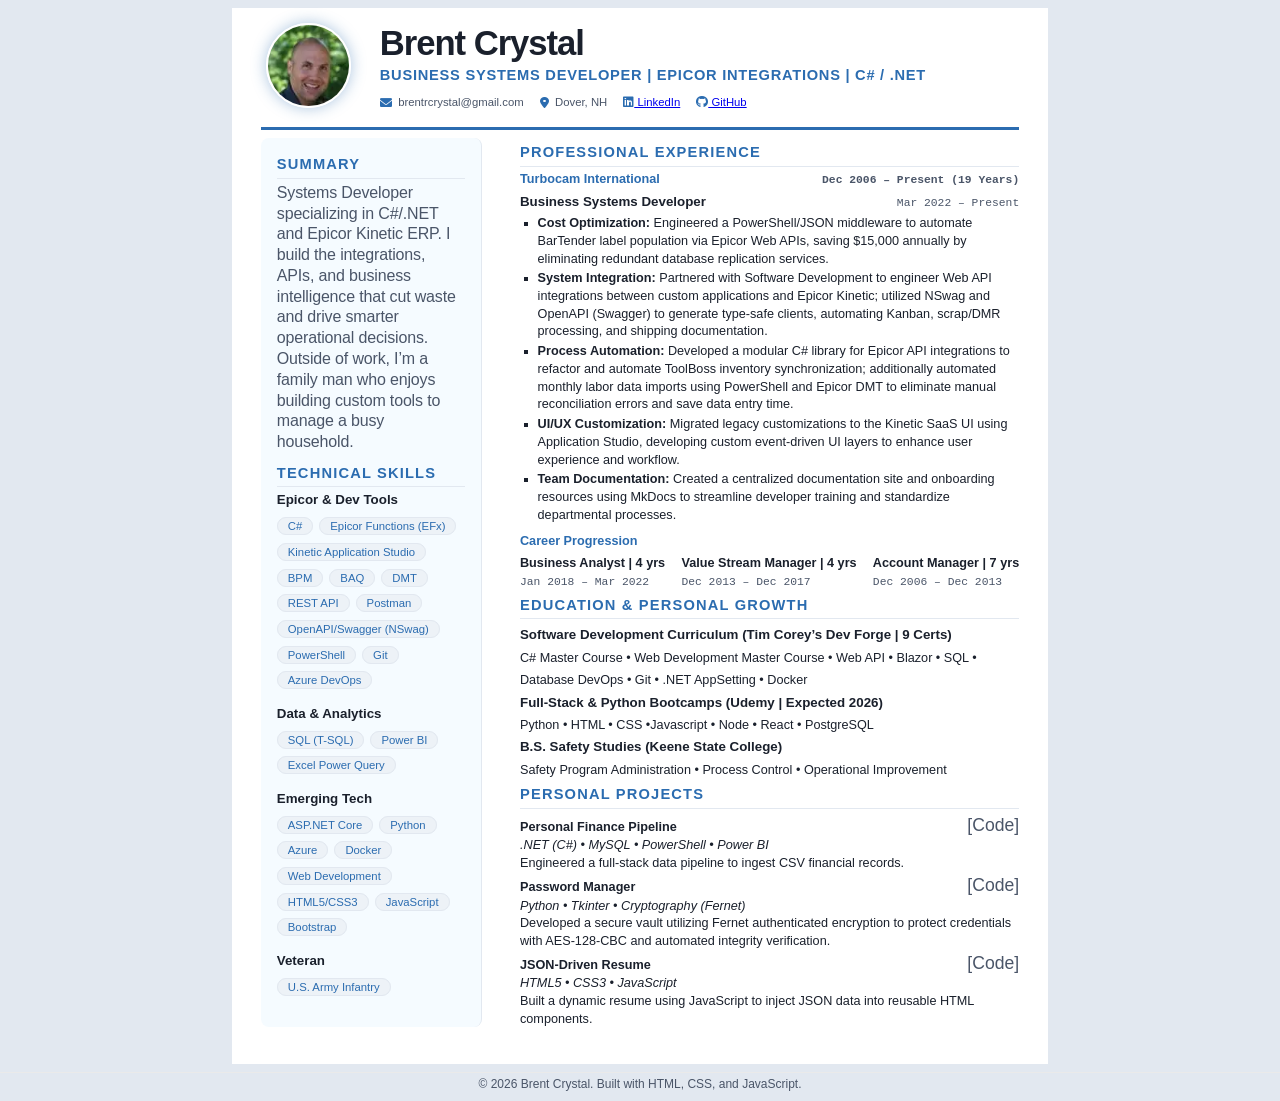
<file: index.html>
<!doctype html>
<html lang="en">
  <head>
    <meta charset="UTF-8" />
    <meta http-equiv="X-UA-Compatible" content="ie=edge" />
    <meta name="viewport" content="width=device-width, initial-scale=1.0" />
    <meta name="referrer" content="strict-origin-when-cross-origin" />
    <title>Brent Crystal - Resume</title>
    <meta name="robots" content="index, follow" />
    <meta
      name="description"
      content="Brent Crystal's resume showcasing his experience as a Business Systems Developer and Epicor Integration Specialist."
    />
    <meta property="og:url" content="https://www.brentscripts.dev" />
    <link rel="canonical" href="https://www.brentscripts.dev" />
    <meta
      property="og:title"
      content="Brent Crystal - Business Systems Developer Resume"
    />
    <meta
      property="og:description"
      content="Brent Crystal's resume showcasing his experience as a Business Systems Developer and Epicor Integration Specialist."
    />
    <meta
      property="og:image"
      content="https://www.brentscripts.dev/images/brent-headshot.webp"
    />
    <meta property="og:image:alt" content="Brent Crystal head shot photo" />
    <meta property="og:image:type" content="image/webp" />
    <meta property="og:locale" content="en_US" />
    <meta property="og:type" content="website" />
    <meta
      property="og:site_name"
      content="Brent Crystal - Business Systems Developer"
    />
    <meta name="twitter:card" content="summary_large_image" />
    <meta name="twitter:creator" content="@BrentCrystal" />
    <meta
      http-equiv="Content-Security-Policy"
      content="
        default-src 'self';
        script-src 'self' https://cdnjs.cloudflare.com;
        style-src 'self' https://fonts.googleapis.com https://cdnjs.cloudflare.com;
        font-src 'self' https://fonts.gstatic.com https://cdnjs.cloudflare.com;
        img-src 'self' data:;
        form-action 'self';
        frame-ancestors 'none';
      "
    />
    <link rel="icon" href="images/favicon.ico" />
    <link
      rel="stylesheet"
      href="https://cdnjs.cloudflare.com/ajax/libs/font-awesome/6.0.0/css/all.min.css"
    />
    <link rel="preconnect" href="https://fonts.googleapis.com" />
    <link rel="preconnect" href="https://fonts.gstatic.com" crossorigin />
    <link
      href="https://fonts.googleapis.com/css2?family=Inter:wght@400;500;600;700&display=swap"
      rel="stylesheet"
    />
    <link rel="stylesheet" href="css/style.css" />
    <script src="js/schema.js" defer></script>
  </head>

  <body class="resume-print">
    <article>
      <div class="resume-container">
        <!-- Header Section -->
        <header class="personal-header">
          <div class="header-content">
            <figure>
              <img
                class="profile-pic"
                src="images/brent-headshot.webp"
                alt="Brent Crystal"
              />
            </figure>
            <div class="header-text">
              <h1>Brent Crystal</h1>
              <p class="tagline">
                Business Systems Developer | Epicor Integration Specialist
              </p>
              <div class="contact-flex">
                <span
                  ><i class="fa-solid fa-envelope"></i>
                  brentrcrystal@gmail.com</span
                >
                <span><i class="fa-solid fa-location-dot"></i> Dover, NH</span>
                <span>
                  <a
                    href="https://www.linkedin.com/in/brent-crystal"
                    target="_blank"
                    aria-label="View LinkedIn profile"
                    ><i class="fa-brands fa-linkedin" aria-hidden="true"></i>
                    LinkedIn</a
                  >
                </span>
                <span>
                  <a
                    href="https://www.github.com/brentscripts"
                    target="_blank"
                    aria-label="View GitHub profile"
                    ><i class="fa-brands fa-github" aria-hidden="true"></i>
                    GitHub</a
                  >
                </span>
              </div>
            </div>
          </div>
        </header>

        <div class="two-column-layout">
          <!-- Left Column: Summary & Technical Skills -->
          <aside class="sidebar">
            <!-- Summary Section -->
            <section class="resume-section">
              <h2>Summary</h2>
              <p class="summary-text">
                Systems Developer with a core focus in C#/.NET and Epicor ERP
                environments. Experienced in building custom integrations, REST
                APIs, and SQL scripts to automate business processes. Passionate
                about writing clean, functional code and leveraging data to
                improve operational efficiency.
              </p>
            </section>

            <!-- Technical Skills Section -->
            <section class="resume-section" aria-labelledby="skills-title">
              <h2 id="skills-title">Technical Skills</h2>
              <div id="skills-container">
                <!--JS will inject Skills content here-->
                <p class="loading">Loading technical skills...</p>
                <noscript
                  >Please enable JavaScript to view my technical
                  skills.</noscript
                >
              </div>
            </section>
          </aside>

          <!-- Right Column: Professional Experience, Education, Personal Growth & Projects -->
          <main class="main-content">
            <!-- Professional Experience Section -->
            <section class="resume-section">
              <h2>Professional Experience</h2>
              <div class="exp-header">
                <p class="company">Turbocam International</p>
                <span class="date"
                  ><strong
                    ><time datetime="2006-12">Dec 2006</time> – Present (19
                    Years)</strong
                  ></span
                >
              </div>
              <div id="experience" class="experience-container">
                <!--JS will inject Skills content here-->
                <p class="loading">Loading professional experience...</p>
                <noscript
                  >Please enable JavaScript to view my professional
                  experience.</noscript
                >
              </div>

              <div>
                <p class="company">Career Progression</p>
                <div id="career-progression">
                  <!--JS will inject Skills content here-->
                  <p class="loading">Loading career progression...</p>
                  <noscript
                    >Please enable JavaScript to view my career
                    progression.</noscript
                  >
                </div>
              </div>
            </section>

            <!-- Education Section -->
            <section class="resume-section">
              <h2>EDUCATION & PERSONAL GROWTH</h2>
              <div id="education-container">
                <!-- JS will inject items here -->
                <p class="loading">Loading education and personal growth...</p>
                <noscript
                  >Please enable JavaScript to view my education and personal
                  growth.</noscript
                >
              </div>
            </section>

            <!-- Projects Section -->
            <section class="resume-section">
              <h2>Personal Projects</h2>
              <div id="projects-container" class="project-entry">
                <!-- JS will inject items here -->
                <p class="loading">Loading personal projects...</p>
                <noscript
                  >Please enable JavaScript to view my personal
                  projects.</noscript
                >
              </div>
            </section>
          </main>
        </div>
      </div>
      <script src="js/app.js"></script>

      <footer class="site-footer">
        <small
          >&copy; <span id="year"></span> Brent Crystal. Built with HTML, CSS,
          and JavaScript.</small
        >
      </footer>
    </article>
  </body>
</html>
</file>
<file: css/style.css>
:root {
    --text-main: #1a202c;
    --text-light: #4a5568;
    --accent: #2b6cb0;          
    --sidebar-bg: #F5FBFF;     
    --border-color: #e2e8f0;
    --pill-bg: #edf2f7;
    --font-mono: 'IBM Plex Mono', monospace;
    --size-h1: 22pt;
    --size-h2: 11pt;
    --size-h3: 10pt;
    --size-body: 9.5pt;
    --size-small: 8.5pt;
    --small-gap: 0.125rem;
    --medium-gap: 0.250rem;     
    --gap-section: .5rem;
    --gap-item: 0.6rem;
    --line-height: 1.4;
    --radius-box: 8px;
    --radius-pill: 999px;
    --accent-glow: rgba(43, 108, 176, 0.4);
}

* {
    box-sizing: border-box;
    margin: 0;
    padding: 0;
}

body {
    background-color: #e2e8f0; 
    font-family: 'Inter', sans-serif;
    color: var(--text-main);
    line-height: var(--line-height);
    -webkit-print-color-adjust: exact;
    print-color-adjust: exact;
}

.resume-container {
    background: white;
    width: 8.5in;
    min-height: 11in; 
    height: auto;      
    margin: 0 auto;
    margin-top: var(--gap-section);
    padding:  0.1in 0.3in; 
}

.personal-header {
    border-bottom: 3px solid var(--accent);
    padding-bottom: .5rem;
    margin-bottom: var(--gap-section);
}

.header-content {
    display: flex;
    align-items: center;
    gap: 1.5rem;
}

.profile-pic {
    width: 85px;
    height: 85px;
    border-radius: 50%; 
    object-fit: cover;
    border: 2px solid white;
    box-shadow: 0 0 15px var(--accent-glow);
    margin: 5px; 
}

.header-text h1 {
    font-size: 26pt;
    color: var(--text-main);
    letter-spacing: -0.03em;
    line-height: 1;
}

.tagline {
    font-size: 11pt;
    font-weight: 600;
    color: var(--accent);
    margin: 0.3rem 0 0.6rem 0;
    text-transform: uppercase;
    letter-spacing: 0.05em;
}

.contact-flex {
    display: flex;
    flex-wrap: wrap;
    gap: 1rem;
    font-size: var(--size-small);
    color: var(--text-light);
}

.contact-flex span {
    display: flex;
    align-items: center;
    gap: 0.4rem;
}

.contact-flex i {
    color: var(--accent);
    font-size: 9pt;
}

.two-column-layout {
    display: grid;
    grid-template-columns: 2.3in 1fr;
    gap: 0.4in;
}

h2 {
    font-size: var(--size-h2);
    text-transform: uppercase;
    letter-spacing: 0.08em;
    color: var(--accent);
    margin-top: var(--medium-gap);
    margin-bottom: var(--medium-gap);
    border-bottom: 1px solid var(--border-color);
    padding-bottom: 0.2rem;
}

h3 {
    font-size: var(--size-h3);
    margin-bottom: 0.2rem;
}

p, li {
    font-size: var(--size-body);
}

.summary-text {
    font-size: 12pt !important;
    font-weight: 500;         
    line-height: 1.3;         
    color: var(--text-light);
    letter-spacing: -0.01em; 
}
 
.sidebar {
    background-color: var(--sidebar-bg); 
    padding: 1rem;
    border-radius: var(--radius-box); 
    height: fit-content;
    border-right: 1px solid var(--border-color); 
}

.main-content {
    min-width: 0;
    overflow-wrap: break-word;
}
.sidebar p {
    font-size: var(--size-small);
    color: var(--text-light);
    margin-bottom: var(--gap-item);
}

.sidebar h2:first-of-type { margin-top: 0; }

.skill-category {
    margin-bottom: 0.8rem;
}

.education-compact strong {
    display: inline;
    color: var(--text-main);
    margin-top: 0.5rem;
    margin-bottom: 0.2rem;
}

.experience-item {
    margin-bottom: var(--gap-section);
}

.exp-header {
    display: flex;
    justify-content: space-between;
    align-items: baseline;
}

.company {
    font-weight: 700;
    color: var(--accent);
    margin-bottom: 0.3rem;
}

.date {
    font-size: var(--size-small);
    color: var(--text-light);
    font-family: var(--font-mono);
}

ul {
    padding-left: 1.1rem;
    list-style-type: square;
}

li {
    margin-bottom: var(--small-gap);
}

li strong {
    color: var(--text-main);
}

.skill-pills ul {
    list-style-type: none;
    padding: 0;
    display: flex;
    flex-wrap: wrap;
    gap: 6px;
    margin-top: 8px;
}

.pill {
    background: var(--pill-bg);
    color: var(--accent);
    font-size: var(--size-small);
    padding: 2px 10px;
    border-radius: var(--radius-pill);
    border: 1px solid var(--border-color);
    font-weight: 500;
    transition: all 0.2s ease;
    white-space: nowrap;
}

.pill:hover {
    background: var(--accent);
    color: white;
    transform: translateY(-1px);
    box-shadow: 0 2px 4px rgba(0,0,0,0.1);
}

.company-group {
    margin-bottom: var(--gap-section);
}

.progression-title {
    font-size: var(--size-small);
    text-transform: uppercase;
    color: var(--text-light);
    letter-spacing: 0.05em;
    margin: 0.1rem 0 0.4rem 0;
    padding-top: 0.15rem;
}

.history-item {
    list-style-type: none;
}

.row-header {
    display: flex;
    justify-content: space-between; 
    align-items: baseline;        
}

.details {
    margin-top: 0px; 
    display: block; 
    font-size: var(--size-body);
}

.exp-label{
    font-weight: bold;
}

#career-progression {
    display: flex;
    justify-content: space-between;
    align-items: center;
    font-size: var(--size-body);
}

.career-date{
    align-content: center;
}

.project-item{
    display: flex;
    justify-content: space-between;
    align-items: baseline;
    font-size: var(--size-body);
}

.project-title {
    font-size: var(--size-h3);
}

.project-title:hover {
    border-bottom: 2px solid var(--accent);
}

.project-links a {
    margin-left: 10px;
    color: var(--text-light);
    font-size: 1.1rem;
    text-decoration: none;
}

.project-links a:hover {
    color: var(--accent);
}

#education-container {
    display: flex;
    flex-wrap: wrap;
}

.item-2 { 
    grid-row: span 2; 
}

.edu-category {
   font-size: var(--size-h3);
   font-weight: bold;
}

.edu-description {
    font-size: var(--size-body);
}

.edu-institution {
    font-size: var(--size-body);
}   

.site-footer {
  margin-top: var(--gap-section);
  margin-bottom: var(--gap-section);
  border-top: 1px solid #eaeaea;
  text-align: center;
  color: var(--text-light); 
  font-size: 0.9rem;
}

.site-footer p {
  margin: 0;
}

@media print {
    .sidebar {
        background-color: var(--sidebar-bg) !important;
        -webkit-print-color-adjust: exact;
        print-color-adjust: exact;
    } 
    @page {
        margin: 0;
        size: letter;
    }
    
    html, body {
        height: 100%;
        overflow: hidden;
    }

    .resume-container {
        padding: 0.3in 0.4in;
        box-shadow: none;
        width: 100%;
        height: 100%;
    }

    .personal-header, .two-column-layout {
        break-inside: avoid;
    }

    .pill {
        border: 1px solid #ccc !important;
        background: transparent !important;
        color: black !important;
        padding: 1px 6px;
    }

    .project-links a {
        color: black !important;
        text-decoration: underline;
    }

    .project-entry, .education-item {
        break-inside: avoid;
    }
    
    body {
        margin: 0;
        font-size: 10pt; 
    }

    .site-footer {
        display: none;
    }
}

@media (max-width: 480px) {
  .education-grid {
    grid-template-columns: 1fr;
  }
}
</file>
